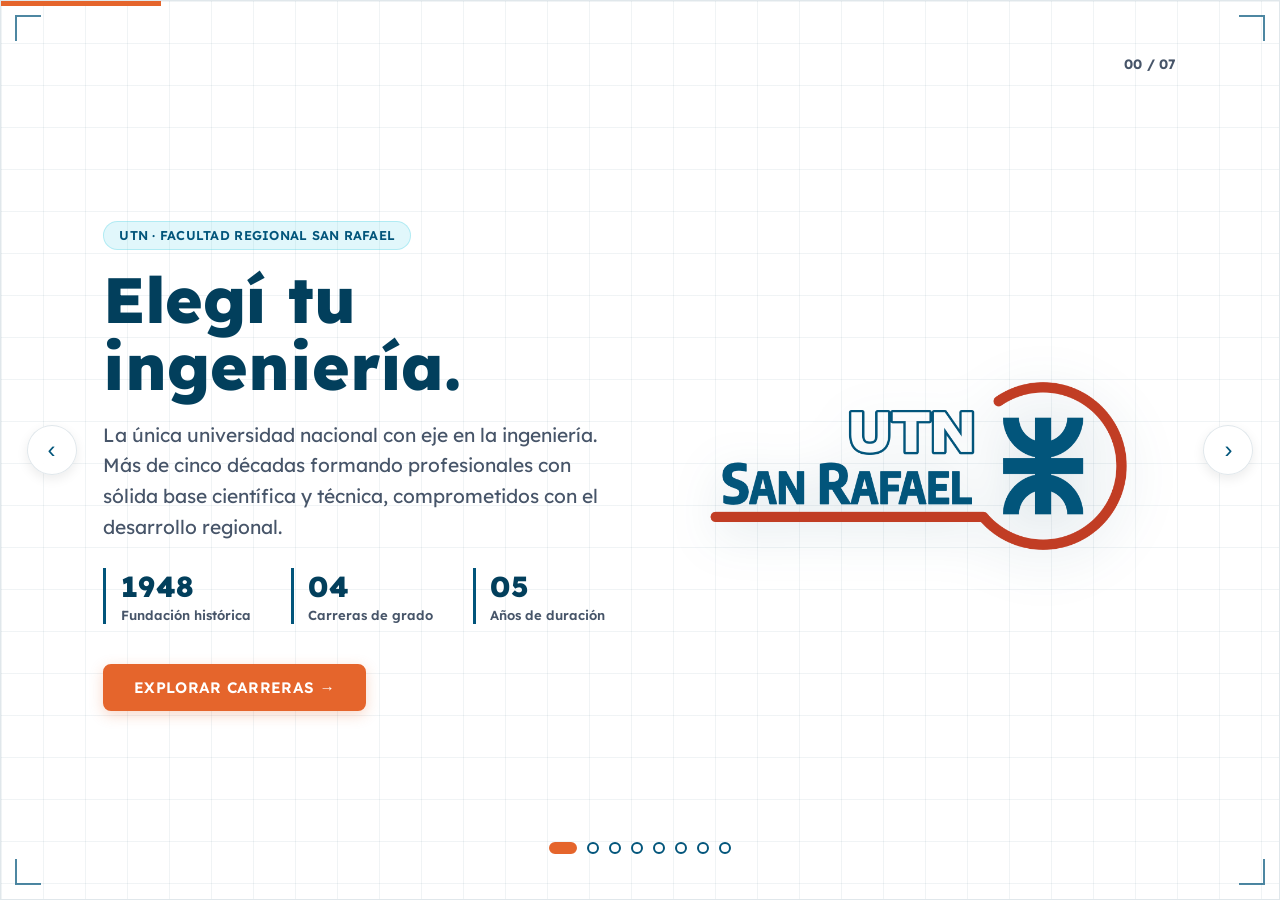
<file: index.html>
<!DOCTYPE html>
<html lang="es">
<head>
<meta charset="UTF-8">
<meta name="viewport" content="width=device-width, initial-scale=1, maximum-scale=1, user-scalable=no, viewport-fit=cover">
<title>UTN San Rafael — Elegí tu ingeniería</title>
<meta name="description" content="Presentación interactiva de las carreras de grado de la UTN Facultad Regional San Rafael. Conocé la oferta académica, duración, planes de estudio y orientación vocacional.">

<!-- Open Graph / Facebook / WhatsApp -->
<meta property="og:type" content="website">
<meta property="og:url" content="https://ignacio-helbas.github.io/PresentacionOfertaEducativa/">
<meta property="og:title" content="UTN San Rafael — Elegí tu ingeniería">
<meta property="og:description" content="Presentación interactiva de las carreras de grado de la UTN Facultad Regional San Rafael. Conocé la oferta académica, duración y planes de estudio.">
<meta property="og:image" content="https://ignacio-helbas.github.io/PresentacionOfertaEducativa/imagenes/og-portada.png">
<meta property="og:image:secure_url" content="https://ignacio-helbas.github.io/PresentacionOfertaEducativa/imagenes/og-portada.png">
<meta property="og:image:type" content="image/png">
<meta property="og:image:width" content="1200">
<meta property="og:image:height" content="630">
<meta property="og:image:alt" content="Portada de UTN San Rafael - Elegí tu ingeniería">

<!-- Twitter / X -->
<meta name="twitter:card" content="summary_large_image">
<meta name="twitter:url" content="https://ignacio-helbas.github.io/PresentacionOfertaEducativa/">
<meta name="twitter:title" content="UTN San Rafael — Elegí tu ingeniería">
<meta name="twitter:description" content="Presentación interactiva de las carreras de grado de la UTN Facultad Regional San Rafael. Conocé la oferta académica, duración y planes de estudio.">
<meta name="twitter:image" content="https://ignacio-helbas.github.io/PresentacionOfertaEducativa/imagenes/og-portada.png">

<!-- Google Fonts: Lexend (UTN FRSR v2.0) -->
<link rel="preconnect" href="https://fonts.googleapis.com">
<link rel="preconnect" href="https://fonts.gstatic.com" crossorigin>
<link href="https://fonts.googleapis.com/css2?family=Lexend:wght@300;400;500;600;700;800&display=swap" rel="stylesheet">

<link rel="stylesheet" href="Animacion.css">
</head>
<body>

<div id="stage">
<div id="deck">
  <div class="bpgrid"></div>
  <div class="corner tl"></div><div class="corner tr"></div><div class="corner bl"></div><div class="corner br"></div>
  <div class="progress" id="progress"></div>

  <!-- Header Oficial con Logo UTN San Rafael: 03-insignia-azul -->
  <div class="deck-header" id="deck-header">
    <img src="imagenes/logos/03-insignia-azul.png" alt="UTN San Rafael" class="insignia-header-img" onclick="go(0)" title="Volver al inicio">
  </div>

  <!-- DIAPOSITIVA 0: Bienvenida e Institución -->
  <div class="slide active" id="s0">
    <div class="slide-content">
      <span class="idx mono">00 / 07</span>
      
      <div class="hero-container">
        <div class="hero-text">
          <span class="tag mono">UTN · FACULTAD REGIONAL SAN RAFAEL</span>
          <h1 class="big">Elegí tu<br>ingeniería.</h1>
          <p class="lead">La única universidad nacional con eje en la ingeniería. Más de cinco décadas formando profesionales con sólida base científica y técnica, comprometidos con el desarrollo regional.</p>
          
          <div class="statrow">
            <div class="stat"><b class="mono">1948</b><span>Fundación histórica</span></div>
            <div class="stat"><b class="mono">04</b><span>Carreras de grado</span></div>
            <div class="stat"><b class="mono">05</b><span>Años de duración</span></div>
          </div>

          <button class="startbtn btn-cta mono btn-block hero-btn" onclick="go(1)">EXPLORAR CARRERAS →</button>
        </div>

        <!-- Logo Oficial UTN FRSR v2.0: 01-principal-color -->
        <div class="hero-visual">
          <img src="imagenes/logos/01-principal-color.png" alt="UTN Facultad Regional San Rafael" class="hero-logo-img">
        </div>
      </div>
    </div>
  </div>

  <!-- DIAPOSITIVA 1: Matriz de Carreras -->
  <div class="slide" id="s1">
    <div class="slide-content" style="width: 100%;">
      <span class="idx mono">01 / 07</span>
      <span class="tag mono">OFERTA ACADÉMICA</span>
      <h1 class="big" style="font-size:clamp(1.5rem,3.4vw,2.2rem)">Seleccioná una especialidad</h1>
      <div id="career-grid" class="career-grid"></div>
    </div>
  </div>

  <!-- DIAPOSITIVA 6: Test de orientación -->
  <div class="slide" id="s6">
    <div class="slide-content" style="width: 100%;">
      <span class="idx mono">06 / 07</span>
      <span class="tag mono">TEST DE ORIENTACIÓN</span>
      <h1 class="big" style="font-size:clamp(1.5rem,3.4vw,2.2rem)">¿No sabés cuál elegir?</h1>
      <div class="quizwrap">
        <div id="quizBox"></div>
        <div id="quizResult"></div>
      </div>
    </div>
  </div>

  <!-- DIAPOSITIVA 7: Contacto e Ingreso -->
  <div class="slide" id="s7">
    <div class="slide-content">
      <span class="idx mono">07 / 07</span>
      <span class="tag mono">CONTACTO E INGRESO</span>
      <h1 class="big" style="font-size:clamp(1.5rem,3.2vw,2.2rem); margin: 0 0 .5rem;">Sumate a la próxima generación de ingenieros.</h1>
      
      <p class="lead" style="margin-bottom: .8rem; font-size: clamp(.9rem,1.15vw,1.05rem); line-height: 1.5; max-width: 660px;">
        Desde el <strong>13 de noviembre al 28 de diciembre</strong> estarán abiertas las inscripciones para cursar el ingreso universitario desde el <strong>18 de enero hasta fines del mes de febrero</strong>.
      </p>

      <!-- Tarjetas Tipo Evento Oficial v2.0 -->
      <div class="evento-cards-grid">
        <div class="card-evento">
          <div class="card-evento-date">
            <span class="date-num">13</span>
            <span class="date-month">NOV</span>
          </div>
          <div class="card-evento-content">
            <span class="card-evento-cat">INSCRIPCIONES</span>
            <h4 class="card-evento-title">Período Abierto</h4>
            <span class="card-evento-sub">Hasta el 28 de Diciembre</span>
          </div>
        </div>

        <div class="card-evento">
          <div class="card-evento-date">
            <span class="date-num">18</span>
            <span class="date-month">ENE</span>
          </div>
          <div class="card-evento-content">
            <span class="card-evento-cat">CURSADO</span>
            <h4 class="card-evento-title">Seminario de Ingreso</h4>
            <span class="card-evento-sub">Hasta fines de Febrero</span>
          </div>
        </div>
      </div>

      <div class="sede-box">
        <span class="mono sede-label">SEDE FACULTAD REGIONAL SAN RAFAEL</span>
        <p class="mono sede-info">
          AV. JUSTO JOSÉ DE URQUIZA 314 · SAN RAFAEL, MENDOZA<br>
          <span>Tel. +54 9 260 442-1078</span> · <span>Consultas e informes: </span><a href="mailto:sec_acad@frsr.utn.edu.ar?subject=Consulta:%20Seminario%20de%20Ingreso%20Universitario%20-%20UTN%20FRSR">sec_acad@frsr.utn.edu.ar</a>
        </p>
        <div class="linklist">
          <a href="https://www.frsr.utn.edu.ar/seminario-universitario" target="_blank" rel="noopener">→ Cómo inscribirse al Seminario Universitario</a>
          <a href="https://www.frsr.utn.edu.ar/" target="_blank" rel="noopener">→ Sitio oficial de la Facultad (FRSR)</a>
          <a href="mailto:sec_acad@frsr.utn.edu.ar?subject=Consulta:%20Seminario%20de%20Ingreso%20Universitario%20-%20UTN%20FRSR">→ Consultas: Cursado de Ingreso Universitario</a>
        </div>
      </div>

      <div>
        <button class="startbtn mono btn-block" onclick="go(0)">← VOLVER AL INICIO</button>
      </div>
    </div>
  </div>

  <!-- Modal Ficha Académica Oficial (Versión 1: Sólida con color institucional) -->
  <div class="modal-backdrop" id="careerModalBackdrop" onclick="if(event.target===this)closeCareerModal()">
    <div class="modal-sheet theme-variant-solid" id="careerModalSheet">
      <div class="modal-top">
        <div class="modal-heading mono" id="modalHeading">FICHA OFICIAL</div>
        <button class="modal-close-btn" onclick="closeCareerModal()" aria-label="Cerrar ventana">
          <svg width="15" height="15" viewBox="0 0 24 24" fill="none" stroke="currentColor" stroke-width="2.4" stroke-linecap="round" stroke-linejoin="round">
            <line x1="18" y1="6" x2="6" y2="18"></line>
            <line x1="6" y1="6" x2="18" y2="18"></line>
          </svg>
        </button>
      </div>
      <div class="modal-tab-bar">
        <button class="mod-tab active mono" id="modalTab0" onclick="switchModalTab(0)">Perfil Profesional</button>
        <button class="mod-tab mono" id="modalTab1" onclick="switchModalTab(1)">Actividades Reservadas</button>
        <button class="mod-tab mono" id="modalTab2" onclick="switchModalTab(2)">Alcances</button>
      </div>
      <div class="modal-scroll-body" id="modalScrollBody"></div>
    </div>
  </div>

  <!-- Controles de Navegación -->
  <button class="arrow" id="prev" onclick="step(-1)">‹</button>
  <button class="arrow" id="next" onclick="step(1)">›</button>
  <div id="nav"></div>
</div>
</div>

<script>
const CAREERS=[
 {id:"sistemas",color:"#ed2f59",name:"Ingeniería en Sistemas de Información",
  tag:"Software, datos y seguridad informática",
  years:"5 años",hours:"4016 hs",
  desc:"Forma profesionales capaces de analizar requerimientos de información y diseñar, desarrollar, implementar y controlar sistemas informáticos al servicio de organizaciones de cualquier rubro.",
  profile:"El profesional en Ingeniería en Sistemas de Información tiene una sólida formación analítica, que le permite la interpretación y resolución de problemas mediante el empleo de metodologías de sistemas y tecnologías de la información y las comunicaciones. Por su preparación, resulta especialmente apto para integrar la información proveniente de distintos campos concurrentes a un proyecto común, afrontando con solvencia el planeamiento, desarrollo, dirección y control de los sistemas de información, comunicación de datos y software.",
  reserved:[
    "AR1: Especificar, proyectar y desarrollar sistemas de información, sistemas de comunicación de datos y software cuya utilización pueda afectar la seguridad, salud, bienes o derechos.",
    "AR2: Proyectar y dirigir lo referido a seguridad informática.",
    "AR3: Establecer métricas y normas de calidad de software.",
    "AR4: Certificar el funcionamiento, condición de uso o estado de lo mencionado anteriormente.",
    "AR5: Dirigir y controlar la implementación, operación y mantenimiento de lo anteriormente mencionado."
  ],
  scopeText:"Listado completo de los Alcances del Título en la pág. 14 de la Ord 1877 CSU.",
  scopeLink:"https://www.frsr.utn.edu.ar/sistemas/#alcances",
  chips:["Seguridad informática","Desarrollo de software","Calidad de sistemas"],
  plan:"https://frsrutneduar-my.sharepoint.com/:b:/g/personal/web_frsr_utn_edu_ar/IQAoP-qR4d-MSY-2PwpPExMqAU0PEO1Xm5k931-MudNQInE?e=33eVlI",
  image:"https://www.frsr.utn.edu.ar/wp-content/uploads/2023/03/03-SistDeco.jpg",
  localImage:"imagenes/03-SistDeco.jpg",
  path:'<rect x="3" y="4" width="18" height="13" rx="1"/><path d="M8 21h8M12 17v4"/>'},
 {id:"civil",color:"#ea5437",name:"Ingeniería Civil",
  tag:"Estructuras, obras y desarrollo urbano",
  years:"5 años y medio",hours:"~4000 hs",
  desc:"Forma profesionales capaces de diseñar, proyectar, calcular y dirigir obras de infraestructura civil, vial e hidráulica, con criterios de calidad y sostenibilidad.",
  profile:"Los Ingenieros y las Ingenieras Civiles de la UTN son profesionales que poseen una visión general del desarrollo del país y la región, cumpliendo un rol preponderante en la planificación integral del territorio y en la resolución de problemas de infraestructura para la producción de bienes y servicios, con criterios de sostenibilidad ambiental, seguridad y calidad.",
  reserved:[
    "AR1: Diseñar, calcular y proyectar estructuras, edificios, obras civiles y puentes, obras hidráulicas, de saneamiento, vías de comunicación y transporte.",
    "AR2: Proyectar, dirigir y controlar la construcción, rehabilitación, demolición y mantenimiento de las obras indicadas en AR1.",
    "AR3: Dirigir y certificar estudios geotécnicos para la fundación de obras civiles indicadas en AR1.",
    "AR4: Proyectar y dirigir lo concerniente a la higiene y seguridad en las actividades mencionadas en AR1.",
    "AR5: Certificar el funcionamiento y/o condición de uso o estado de lo mencionado anteriormente en AR1."
  ],
  scopeText:"Listado completo de los Alcances del Título en la pág. 14 de la Ord 1853 CSU.",
  scopeLink:"https://www.frsr.utn.edu.ar/ingenieria-civil/#alcances",
  chips:["Estructuras","Obras viales","Hidráulica"],
  plan:"https://frsrutneduar-my.sharepoint.com/:b:/g/personal/web_frsr_utn_edu_ar/IQA4Mn1q00krQYCNsZdlv_WoAaQmWapWE_-N_8TSxXfb8dk?e=gDS9Yk",
  image:"https://www.frsr.utn.edu.ar/wp-content/uploads/2023/08/Carreras-Dec-Civ.png",
  localImage:"imagenes/Carreras-Dec-Civ.png",
  path:'<path d="M3 21h18M4 21V10l8-6 8 6v11M9 21v-6h6v6"/>'},
 {id:"electro",color:"#55749a",name:"Ingeniería Electromecánica",
  tag:"Energía, máquinas y automatización",
  years:"5 años",hours:"~4000 hs",
  desc:"Prepara profesionales para diseñar, calcular y mantener máquinas, instalaciones y sistemas eléctricos, mecánicos y de generación de energía.",
  profile:"El Ingeniero y la Ingeniera Electromecánica de la UTN poseen una sólida formación en formulación y evaluación de proyectos, planificación, estudios, cálculo, construcción, operación y control de sistemas eléctricos, mecánicos y termo-fluidodinámicos, así como la gestión del mantenimiento, higiene, seguridad y gestión ambiental.",
  reserved:[
    "AR1: Diseñar, calcular y proyectar máquinas, equipos, dispositivos, instalaciones y sistemas eléctricos y/o mecánicos, sistemas e instalaciones de automatización y control y sistemas de generación, transformación, transporte y distribución de energía eléctrica, mecánica y térmica.",
    "AR2: Proyectar, dirigir y controlar la construcción, operación y mantenimiento de lo anteriormente mencionado.",
    "AR3: Certificar el funcionamiento, condición de uso o estado de lo anteriormente mencionado.",
    "AR4: Proyectar y dirigir lo referido a la higiene y seguridad en su actividad profesional."
  ],
  scopeText:"Listado completo de los Alcances del Título en la pág. 13 de la Ord 1851 CSU.",
  scopeLink:"https://www.frsr.utn.edu.ar/ingenieria-electromecanica/#alcances",
  chips:["Automatización","Energía eléctrica","Mantenimiento"],
  plan:"https://frsrutneduar-my.sharepoint.com/:b:/g/personal/web_frsr_utn_edu_ar/IQDe3_PeKOXOSodCXI_8q090AXrpE_jPvJF8T1yzlxkEilc?e=tUMP7x",
  image:"https://www.frsr.utn.edu.ar/wp-content/uploads/2023/08/Carreras-Dec-Ele.png",
  localImage:"imagenes/Carreras-Dec-Ele.png",
  objectPosition:"center 77%",
  path:'<path d="M13 2 3 14h7l-1 8 10-12h-7l1-8Z"/>'},
 {id:"industrial",color:"#7a8216",name:"Ingeniería Industrial",
  tag:"Gestión de procesos y producción",
  years:"5 años",hours:"~4000 hs",
  desc:"Forma profesionales para gestionar organizaciones y sistemas productivos de forma integral, aplicando mejora continua y nuevas tecnologías.",
  profile:"La carrera de Ingeniería Industrial de la UTN forma profesionales con capacidad para cumplir funciones en el campo de la gestión organizativa y productiva. Sus capacidades científicas, técnicas y profesionales les confieren aptitud para gerenciar organizaciones en forma integral, diseñar, implementar, gestionar, evaluar y mejorar sistemas productivos, aplicando sus competencias en forma sistémica, crítica, creativa y ética en un marco de competitividad y mejora continua.",
  reserved:[
    "AR1: Diseñar, proyectar y planificar operaciones, procesos e instalaciones para la obtención de bienes industrializados.",
    "AR2: Dirigir y/o controlar las operaciones y el mantenimiento de lo anteriormente mencionado.",
    "AR3: Certificar el funcionamiento y/o condición de uso o estado de lo anteriormente mencionado.",
    "AR4: Proyectar y dirigir lo referido a la higiene, seguridad y control del impacto ambiental en lo concerniente a su actividad profesional."
  ],
  scopeText:"Listado completo de los Alcances del Título en la pág. 12 de la Ord 1885 CSU.",
  scopeLink:"https://www.frsr.utn.edu.ar/ingenieria-industrial/#alcances",
  chips:["Producción","Logística","Mejora continua"],
  plan:"https://frsrutneduar-my.sharepoint.com/:b:/g/personal/web_frsr_utn_edu_ar/IQAzqlwRzWwTRpLQ-387n7xQAToQne6_MbGmb79vxZ9rZrI?e=TErCXV",
  image:"https://www.frsr.utn.edu.ar/wp-content/uploads/2023/08/Carreras-Dec-Ind.png",
  localImage:"imagenes/Carreras-Dec-Ind.png",
  objectPosition:"center 60%",
  path:'<rect x="3" y="10" width="4" height="10"/><rect x="10" y="6" width="4" height="14"/><rect x="17" y="3" width="4" height="17"/>'}
];

const deck = document.getElementById("deck");
const gridEl = document.getElementById("career-grid");

CAREERS.forEach((c, i) => {
  // 1. Matriz 2x2
  const card = document.createElement("div");
  card.className = "career-card";
  card.style.borderColor = c.color;
  card.innerHTML = `
    <div class="iconbox" style="background:${c.color}; margin: 0 auto 1rem auto;">
      <svg viewBox="0 0 24 24" fill="none" stroke="#fff" stroke-width="2">${c.path}</svg>
    </div>
    <h3 style="margin:0; font-size:1.1rem; color:var(--ink)">${c.name}</h3>
  `;
  card.onclick = () => go(i + 2);
  gridEl.appendChild(card);

  // 2. Diapositiva Carrera
  const el = document.createElement("div");
  el.className = "slide"; 
  el.id = "career" + i;
  el.innerHTML = `
    <div class="slide-content">
      <span class="idx mono">0${i+2} / 07</span>
      <span class="tag mono" style="color:${c.color}; font-size: 1.1rem; font-weight: bold;">CARRERA 0${i+1} · ${c.years.toUpperCase()}</span>
      <div class="career">
        <div class="left">
          <div class="iconbox" style="background:${c.color}"><svg viewBox="0 0 24 24" fill="none" stroke="#fff" stroke-width="2">${c.path}</svg></div>
          <h1 class="big" style="font-size:clamp(1.5rem,2.6vw,1.9rem)">${c.name}</h1>
          <p class="lead">${c.desc}</p>
          <div class="metrics">
            <div class="metric"><b class="mono" style="color:${c.color}">${c.years}</b><span>Duración</span></div>
          </div>
          <div class="chips">${c.chips.map(x=>`<span class="chip">${x}</span>`).join("")}</div>
          
          <div class="career-btn-group" style="--c:${c.color};">
            <a class="planbtn mono btn-block" href="${c.plan}" target="_blank" rel="noopener">VER PLAN ↗</a>
            <button class="career-info-btn mono btn-block" onclick="openCareerModal('${c.id}')">PERFIL Y ALCANCES</button>
            <button class="startbtn mono btn-block career-back-btn" onclick="go(1)">← VOLVER</button>
          </div>
        </div>
        <div class="rightpanel" style="border-color:${c.color}; box-shadow: 0 4px 15px ${c.color}25;">
          <div class="scanline" style="background:${c.color}"></div>
          ${c.image 
            ? `<img src="${c.image}" alt="${c.name}" class="career-img" style="object-position: ${c.objectPosition || 'center'};" onerror="this.onerror=null; if('${c.localImage}') this.src='${c.localImage}';">`
            : `<svg viewBox="0 0 24 24" fill="none" stroke="${c.color}" stroke-width="1.2" opacity="0.9">${c.path}</svg>`
          }
        </div>
      </div>
    </div>`;
  deck.insertBefore(el, document.getElementById("s6"));
});

const slides=[...document.querySelectorAll(".slide")];
const navEl=document.getElementById("nav");
slides.forEach((s,i)=>{
  const d=document.createElement("button");
  d.className="dot"; d.setAttribute("aria-label","Ir a diapositiva "+(i+1));
  d.addEventListener("click",()=>go(i));
  navEl.appendChild(d);
});
let cur=0;
const hash = window.location.hash.toLowerCase();
if (hash.includes("sistemas") || hash.includes("career0")) cur = 2;
else if (hash.includes("civil") || hash.includes("career1")) cur = 3;
else if (hash.includes("electro") || hash.includes("career2")) cur = 4;
else if (hash.includes("industrial") || hash.includes("career3")) cur = 5;
else if (hash.includes("contacto") || hash.includes("ingreso") || hash.includes("s7")) cur = 7;
function render(){
  slides.forEach((s,i)=>{
    s.classList.toggle("active",i===cur);
    s.classList.toggle("left",i<cur);
    // Vuelve el scroll arriba cuando cambias de diapositiva
    if(i===cur) s.scrollTop = 0; 
  });
  [...navEl.children].forEach((d,i)=>d.classList.toggle("on",i===cur));
  document.getElementById("progress").style.width=((cur+1)/slides.length*100)+"%";
  
  // Insignia azul UTN FRSR v2.0 activa en diapositivas 1 a 7
  const deckHeader = document.getElementById("deck-header");
  if (deckHeader) {
    deckHeader.classList.toggle("visible", cur >= 1);
  }
}
function go(i){cur=Math.max(0,Math.min(slides.length-1,i));render()}
function step(d){go(cur+d)}
document.addEventListener("keydown",e=>{
  if(document.getElementById('careerModalBackdrop')?.classList.contains('active')) return;
  if(e.key==="ArrowRight")step(1);
  if(e.key==="ArrowLeft")step(-1);
});
let touchX=null; let touchY=null;
deck.addEventListener("touchstart",e=>{
  touchX=e.touches[0].clientX;
  touchY=e.touches[0].clientY;
});
deck.addEventListener("touchend",e=>{
  if(touchX===null || touchY===null)return;
  // Si la ficha oficial (modal) está abierta en mobile, no cambiamos de diapositiva
  if(document.getElementById('careerModalBackdrop')?.classList.contains('active')) {
    touchX=null; touchY=null;
    return;
  }
  const dx=e.changedTouches[0].clientX-touchX;
  const dy=e.changedTouches[0].clientY-touchY;
  // Solo cambiamos de diapositiva si el swipe fue más horizontal que vertical (para no entorpecer el scroll de lectura)
  if(Math.abs(dx) > Math.abs(dy) && Math.abs(dx)>50){
    step(dx<0?1:-1);
  }
  touchX=null; touchY=null;
});
render();

// --- Lógica Modal Ficha Oficial ---
let activeModalCareer = null;
let activeModalTabIdx = 0;

function openCareerModal(careerId) {
  activeModalCareer = CAREERS.find(c => c.id === careerId);
  if (!activeModalCareer) return;
  const backdrop = document.getElementById('careerModalBackdrop');
  if (backdrop) {
    backdrop.style.setProperty('--c', activeModalCareer.color);
    backdrop.classList.add('active');
  }
  const heading = document.getElementById('modalHeading');
  if (heading) heading.innerText = `FICHA OFICIAL · ${activeModalCareer.name.toUpperCase()}`;
  activeModalTabIdx = 0;
  renderModalTabBody();
}

function closeCareerModal() {
  const backdrop = document.getElementById('careerModalBackdrop');
  if (backdrop) backdrop.classList.remove('active');
}

function switchModalTab(idx) {
  activeModalTabIdx = idx;
  renderModalTabBody();
}

function renderModalTabBody() {
  if (!activeModalCareer) return;
  [0, 1, 2].forEach(i => {
    const tabEl = document.getElementById('modalTab' + i);
    if (tabEl) tabEl.classList.toggle('active', i === activeModalTabIdx);
  });
  const body = document.getElementById('modalScrollBody');
  if (!body) return;
  
  let innerHtml = '';
  if (activeModalTabIdx === 0) {
    innerHtml = `<p class="modal-profile-text">${activeModalCareer.profile}</p>`;
  } else if (activeModalTabIdx === 1) {
    innerHtml = `
      <ul class="modal-res-list">
        ${activeModalCareer.reserved.map(r => {
          const colon = r.indexOf(':');
          const code = colon !== -1 ? r.slice(0, colon) : '';
          const desc = colon !== -1 ? r.slice(colon + 1).trim() : r;
          return `<li><span class="ar-code mono" style="color:${activeModalCareer.color};">${code}:</span><span class="ar-desc">${desc}</span></li>`;
        }).join('')}
      </ul>
    `;
  } else {
    innerHtml = `
      <p class="modal-profile-text">${activeModalCareer.scopeText}</p>
      ${activeModalCareer.scopeLink ? `<p><a href="${activeModalCareer.scopeLink}" target="_blank" rel="noopener" class="modal-scope-link mono" style="color:${activeModalCareer.color};">Ver ordenanza oficial completa ↗</a></p>` : ''}
    `;
  }
  body.innerHTML = `<div class="tab-pane-animated">${innerHtml}</div>`;
}

document.addEventListener("keydown", e => {
  if (e.key === "Escape") closeCareerModal();
});

const QUESTIONS=[
 {q:"¿Qué te gusta más?",
  opts:[{t:"Programar y resolver problemas lógicos",w:{sistemas:2}},
        {t:"Construir y diseñar espacios y estructuras",w:{civil:2}},
        {t:"Entender cómo funcionan máquinas y motores",w:{electro:2}},
        {t:"Organizar procesos y mejorar cómo se hacen las cosas",w:{industrial:2}}]},
 {q:"En un proyecto grupal, ¿qué rol tomás?",
  opts:[{t:"El que arma el plan y coordina tiempos",w:{industrial:1}},
        {t:"El que resuelve los problemas técnicos",w:{electro:1,sistemas:1}},
        {t:"El que dibuja o planifica el diseño",w:{civil:1}},
        {t:"El que programa o automatiza tareas",w:{sistemas:1}}]},
 {q:"¿Qué materia del secundario disfrutás más?",
  opts:[{t:"Matemática y computación",w:{sistemas:1}},
        {t:"Física y dibujo técnico",w:{civil:1}},
        {t:"Física y tecnología",w:{electro:1}},
        {t:"Economía y organización",w:{industrial:1}}]}
];
let answers=[]; let qIndex=0;
const quizBox=document.getElementById("quizBox");
function renderQuestion(){
  if(qIndex>=QUESTIONS.length){showResult();return}
  const q=QUESTIONS[qIndex];
  quizBox.innerHTML=`<p class="mono" style="font-size:.8rem;color:var(--azul)">PREGUNTA 0${qIndex+1}/03</p><p style="font-size:1rem">${q.q}</p>`+
    q.opts.map((o,i)=>`<button class="opt" data-i="${i}">${o.t}</button>`).join("");
  quizBox.querySelectorAll(".opt").forEach(btn=>{
    btn.addEventListener("click",()=>{
      answers.push(q.opts[btn.dataset.i].w);
      qIndex++;
      renderQuestion();
    });
  });
}
function showResult(){
  const totals={sistemas:0,civil:0,electro:0,industrial:0};
  answers.forEach(w=>{for(const k in w)totals[k]+=w[k]});
  let best="sistemas",max=-1;
  for(const k in totals){if(totals[k]>max){max=totals[k];best=k}}
  const c=CAREERS.find(x=>x.id===best);
  quizBox.innerHTML=`<button class="opt" onclick="restartQuiz()">↺ Volver a intentar</button>`;
  const res=document.getElementById("quizResult");
  res.style.display="block";
  res.style.borderColor=c.color;
  res.innerHTML=`<span class="mono" style="font-size:.7rem;color:${c.color}">RESULTADO</span><br><b>${c.name}</b><br><span style="color:var(--dim);font-size:.85rem">${c.tag}</span>`;
}
function restartQuiz(){answers=[];qIndex=0;document.getElementById("quizResult").style.display="none";renderQuestion()}
renderQuestion();
</script>
</body>
</html>
</file>
<file: Animacion.css>
/* ==========================================================================
   UTN SAN RAFAEL - MUESTRA EDUCATIVA (Adaptado 9:16 Móvil)
   ========================================================================== */

:root {
  /* Tokens Oficiales Sistema de Diseño UTN FRSR v2.0 */
  --azul-frsr: #02557B;
  --azul-prof: #023F5C;
  --celeste: #5BD3E6;
  --celeste-claro: #92D6E7;
  --ambar: #FABC41;
  --naranja: #E5652C;
  --rojo: #C13D24;

  /* Colores Disciplinarios de Carreras (100% PRESERVADOS) */
  --civil: #ea5437; 
  --electro: #55749a; 
  --industrial: #7a8216; 
  --sistemas: #ed2f59; 

  /* Tokens Semánticos de Superficie y Texto */
  --ink: #023F5C;
  --dim: #475569;
  --line: rgba(2, 63, 92, 0.12);
  --bg0: #F8FAFC;
  --bg1: #FFFFFF;
  --azul: var(--azul-frsr);

  /* Tipografía Oficial */
  --font-main: 'Lexend', Arial, Helvetica, sans-serif;
}

* { box-sizing: border-box; }
html, body { height: 100%; }

body {
  margin: 0; padding: 0;
  background: var(--bg0);
  color: var(--ink);
  font-family: var(--font-main);
  overflow: hidden; 
}

#stage {
  position: fixed; inset: 0;
  display: flex; align-items: center; justify-content: center;
  background: radial-gradient(circle at 20% 10%, #ffffff 0%, var(--bg0) 80%);
}

#deck {
  position: relative;
  width: 100%; height: 100%;
  max-height: 100vh;
  max-width: 1400px;
  aspect-ratio: 16/9; /* Para PC se mantiene rectangular */
  background: var(--bg1);
  border: 1px solid var(--line);
  overflow: hidden;
  box-shadow: 0 20px 50px rgba(0,0,0,0.1); 
}

.bpgrid {
  position: absolute; inset: 0; pointer-events: none;
  background-image: linear-gradient(var(--line) 1px, transparent 1px), linear-gradient(90deg, var(--line) 1px, transparent 1px);
  background-size: 42px 42px; opacity: .5;
}

.corner { position: absolute; width: 26px; height: 26px; border: 2px solid var(--azul); opacity: .7; pointer-events: none; }
.corner.tl { top: 14px; left: 14px; border-right: none; border-bottom: none; }
.corner.tr { top: 14px; right: 14px; border-left: none; border-bottom: none; }
.corner.bl { bottom: 14px; left: 14px; border-right: none; border-top: none; }
.corner.br { bottom: 14px; right: 14px; border-left: none; border-top: none; }

/* Envoltorio principal de cada diapositiva */
.slide {
  position: absolute; inset: 0;
  display: flex; flex-direction: column; justify-content: center;
  padding: 6% 8%;
  opacity: 0; transform: translateX(40px);
  transition: opacity .5s ease, transform .5s ease;
  pointer-events: none;
  overflow-y: auto; /* Fundamental para celulares */
  overflow-x: hidden;
}

/* Ocultar barra de scroll para estética app */
.slide::-webkit-scrollbar { width: 0px; background: transparent; }

.slide.active { opacity: 1; transform: translateX(0); pointer-events: auto; }
.slide.left { transform: translateX(-40px); }

/* Contenedor interno para centrar el contenido y respetar márgenes del scroll */
.slide-content {
  width: 100%;
  margin: auto 0;
  display: flex; flex-direction: column;
}

#s0 .slide-content { align-items: flex-start; }
#s1 .slide-content { align-items: center; text-align: center; }

/* Tipografía general */
.mono { font-family: var(--font-main); letter-spacing: .02em; font-weight: 600; }
h1.big { font-family: var(--font-main); color: var(--azul-prof); font-size: clamp(2.2rem, 5vw, 4rem); margin: 0 0 .6rem; font-weight: 800; line-height: 1.05; }
p.lead { font-family: var(--font-main); color: var(--dim); max-width: 600px; line-height: 1.6; font-size: clamp(1.05rem, 1.5vw, 1.25rem); }

/* Badges Pill Oficiales v2.0 */
.tag {
  display: inline-flex;
  align-items: center;
  gap: 8px;
  font-size: .8rem;
  color: var(--azul-frsr);
  background: rgba(91, 211, 230, 0.18);
  padding: .35rem .95rem;
  border-radius: 9999px;
  margin-bottom: 1rem;
  font-weight: 600;
  border: 1px solid rgba(91, 211, 230, 0.35);
  font-family: var(--font-main);
}
.tag::before { display: none; }

.idx { position: absolute; top: 6%; right: 8%; font-size: .85rem; color: var(--dim); font-weight: 700; font-family: var(--font-main); }

/* Header Oficial con 03-insignia-azul en Diapositivas 1 a 7 */
.deck-header {
  position: absolute;
  top: 22px;
  left: 36px;
  z-index: 15;
  display: flex;
  align-items: center;
  opacity: 0;
  pointer-events: none;
  transform: translateY(-6px);
  transition: opacity .35s ease, transform .35s ease;
}
.deck-header.visible {
  opacity: 1;
  pointer-events: auto;
  transform: translateY(0);
}
.insignia-header-img {
  height: 38px;
  width: auto;
  object-fit: contain;
  cursor: pointer;
  filter: drop-shadow(0 2px 6px rgba(2, 63, 92, 0.22));
  transition: transform .2s ease;
}
.insignia-header-img:hover {
  transform: scale(1.03);
}

/* Portada y Logo UTN */
.hero-container { display: flex; align-items: center; justify-content: space-between; width: 100%; gap: 3rem; margin-top: 2rem; }
.hero-text { flex: 1; max-width: 650px; }
.hero-visual { flex: 1; display: flex; justify-content: center; align-items: center; min-height: 250px; }

.hero-logo-img {
  width: 100%;
  max-width: 440px;
  height: auto;
  object-fit: contain;
  filter: drop-shadow(0 10px 25px rgba(2, 63, 92, 0.16));
  animation: logoFadeIn 0.7s ease-out;
}
@keyframes logoFadeIn {
  from { opacity: 0; transform: translateY(8px) scale(0.97); }
  to { opacity: 1; transform: translateY(0) scale(1); }
}

/* Grilla de Carreras 2x2 */
.career-grid { display: grid; grid-template-columns: 1fr 1fr; gap: 1.5rem; margin-top: 2rem; margin-left: auto; margin-right: auto; max-width: 800px; width: 100%; }
.career-card { background: var(--bg1); border: 2px solid; border-radius: 16px; padding: 2.2rem 1.5rem; text-align: center; cursor: pointer; transition: all 0.3s cubic-bezier(0.25, 0.8, 0.25, 1); box-shadow: 0 4px 12px var(--line); display: flex; flex-direction: column; justify-content: center; }
.career-card h3 { font-size: 1.25rem !important; margin-top: 10px !important; font-family: var(--font-main); font-weight: 700; color: var(--azul-prof); }
.career-card:hover { transform: translateY(-8px) scale(1.02); box-shadow: 0 15px 30px rgba(0,0,0,0.12); }

/* Detalles de Carreras */
.career { display: grid; grid-template-columns: 1fr 1fr; gap: 2rem; align-items: center; height: 100%; }
.career .left { padding-right: 1rem; }
.iconbox { width: 72px; height: 72px; display: flex; align-items: center; justify-content: center; margin-bottom: 1rem; clip-path: polygon(15% 0, 100% 0, 100% 85%, 85% 100%, 0 100%, 0 15%); }
.iconbox svg { width: 36px; height: 36px; }
.chips { display: flex; gap: .6rem; flex-wrap: wrap; margin-top: 1rem; }
.chip { font-size: .82rem; border: 1px solid var(--line); color: var(--dim); padding: .35rem .85rem; border-radius: 9999px; background: var(--bg0); font-weight: 500; font-family: var(--font-main); }

.metrics { display: flex; gap: 1.8rem; margin-top: 1.2rem; }
.metric b { display: block; font-size: 1.5rem; font-family: var(--font-main); font-weight: 700; }
.metric span { font-size: .82rem; color: var(--dim); font-weight: 600; font-family: var(--font-main); }
.statrow { display: flex; gap: 2.5rem; margin-top: 1.6rem; flex-wrap: wrap; }
.stat { border-left: 3px solid var(--azul-frsr); padding-left: .9rem; }
.stat b { display: block; font-size: 1.8rem; color: var(--azul-prof); font-family: var(--font-main); font-weight: 800; }
.stat span { font-size: .82rem; color: var(--dim); font-weight: 600; font-family: var(--font-main); }

.rightpanel { position: relative; width: 100%; height: 387px; max-height: min(387px, 60vh); display: flex; align-items: center; justify-content: center; background: var(--bg0); overflow: hidden; border-radius: 8px; border: 2px solid var(--line); }
.rightpanel::after { content: ""; position: absolute; inset: 0; border: 2px solid inherit; border-color: inherit; border-radius: inherit; pointer-events: none; z-index: 5; }
.rightpanel svg { width: 55%; height: 55%; opacity: .9; position: relative; z-index: 1; }
.rightpanel img, .career-img { width: 100%; height: 100%; object-fit: cover; object-position: center; display: block; position: relative; z-index: 1; }
.scanline { position: absolute; left: 0; right: 0; height: 2px; opacity: .5; animation: scan 3.5s linear infinite; z-index: 3; pointer-events: none; }
@keyframes scan { 0% { top: 4%; } 100% { top: 94%; } }

/* Botones */
.startbtn, .planbtn {
  display: inline-block; padding: .75rem 1.8rem; font-size: .95rem; font-weight: 600;
  border-radius: 8px; cursor: pointer; transition: all 0.2s ease; text-decoration: none; text-align: center;
  font-family: var(--font-main);
}
.startbtn {
  margin-top: 1.6rem;
  border: 2px solid var(--azul-frsr);
  color: var(--azul-frsr);
  background: transparent;
  letter-spacing: .02em;
}
.startbtn:hover { background: rgba(2, 85, 123, 0.08); color: var(--azul-prof); }
.hero-btn, .btn-cta {
  margin-top: 2.5rem;
  background: var(--naranja) !important;
  border: 2px solid var(--naranja) !important;
  color: #FFFFFF !important;
  box-shadow: 0 4px 14px rgba(229, 101, 44, 0.25);
}
.hero-btn:hover, .btn-cta:hover {
  filter: brightness(1.08);
  transform: translateY(-2px);
}
.planbtn { margin-top: 1.3rem; color: #ffffff; }
.planbtn:hover { filter: brightness(1.1); }

/* Grupo de botones en diapositivas de carrera */
.career-btn-group {
  display: inline-flex;
  align-items: center;
  gap: 12px;
  margin-top: 1.8rem;
  flex-wrap: wrap;
}
.career-btn-group .planbtn,
.career-btn-group .career-info-btn {
  margin: 0 !important;
  display: inline-flex;
  align-items: center;
  justify-content: center;
  padding: .72rem 1.6rem;
  font-size: .92rem;
  line-height: 1.2;
  box-sizing: border-box;
  border: 2px solid var(--c);
  background: var(--c);
  color: #ffffff !important;
  border-radius: 8px;
  transition: transform 0.22s cubic-bezier(0.25, 0.8, 0.25, 1), box-shadow 0.22s ease, filter 0.22s ease;
  user-select: none;
  cursor: pointer;
  font-family: var(--font-main);
  font-weight: 700;
  letter-spacing: .02em;
}
.career-btn-group .planbtn:hover,
.career-btn-group .career-info-btn:hover {
  transform: scale(1.04);
  filter: brightness(1.1);
  box-shadow: 0 8px 22px rgba(0, 0, 0, 0.18);
}
.career-btn-group .planbtn:active,
.career-btn-group .career-info-btn:active {
  transform: scale(0.98);
}

.career-btn-group .career-back-btn {
  margin: 0 !important;
  display: inline-flex;
  align-items: center;
  justify-content: center;
  padding: .72rem 1.6rem;
  font-size: .92rem;
  line-height: 1.2;
  box-sizing: border-box;
  border: 2px solid var(--c) !important;
  color: var(--c) !important;
  background: transparent !important;
  border-radius: 8px;
  transition: transform 0.22s cubic-bezier(0.25, 0.8, 0.25, 1), box-shadow 0.22s ease, background 0.22s ease, color 0.22s ease;
  cursor: pointer;
  user-select: none;
  font-family: var(--font-main);
  font-weight: 700;
  letter-spacing: .02em;
}
.career-btn-group .career-back-btn:hover {
  background: var(--c) !important;
  color: #ffffff !important;
  transform: scale(1.04);
  box-shadow: 0 8px 22px rgba(0, 0, 0, 0.18);
}
.career-btn-group .career-back-btn:active {
  transform: scale(0.98);
}

/* Modal Ficha Académica Oficial (Versión 1: Sólida con relieve institucional) */
.modal-backdrop {
  position: absolute;
  inset: 0;
  background: rgba(2, 63, 92, 0.45);
  backdrop-filter: blur(8px);
  -webkit-backdrop-filter: blur(8px);
  display: none;
  align-items: center;
  justify-content: center;
  padding: 24px;
  z-index: 50;
  animation: modalFadeIn .2s ease-out;
}
.modal-backdrop.active {
  display: flex;
}
@keyframes modalFadeIn {
  from { opacity: 0; }
  to { opacity: 1; }
}

.modal-sheet {
  background: #FFFFFF;
  width: 100%;
  max-width: 660px;
  max-height: 85%;
  border-radius: 16px;
  box-shadow: 0 25px 60px rgba(0, 0, 0, 0.35);
  border: 1px solid var(--line);
  display: flex;
  flex-direction: column;
  overflow: hidden;
  animation: modalPopUp .25s cubic-bezier(0.16, 1, 0.3, 1);
}
@keyframes modalPopUp {
  from { transform: translateY(20px) scale(0.97); opacity: 0; }
  to { transform: translateY(0) scale(1); opacity: 1; }
}

.modal-top {
  padding: 16px 20px;
  background: var(--bg0);
  border-bottom: 1px solid var(--line);
  display: flex;
  justify-content: space-between;
  align-items: center;
}
.modal-heading {
  font-size: .88rem;
  font-weight: 700;
  color: var(--azul-prof);
  letter-spacing: .03em;
}
.modal-close-btn {
  background: #f1f5f9;
  border: none;
  color: var(--dim);
  cursor: pointer;
  line-height: 1;
  width: 32px;
  height: 32px;
  border-radius: 50%;
  display: flex;
  align-items: center;
  justify-content: center;
  transition: all .2s ease;
}
.modal-close-btn:hover {
  background: #e2e8f0;
  color: var(--azul-prof);
}

.modal-tab-bar {
  display: flex;
  background: var(--bg0);
  border-bottom: 2px solid var(--line);
  padding: 10px 18px 0 18px;
  gap: 8px;
  position: relative;
}
.mod-tab {
  flex: 1;
  padding: 10px 14px 11px 14px;
  font-size: .75rem;
  font-weight: 700;
  border: 2px solid transparent;
  border-bottom: none;
  background: rgba(2, 63, 92, 0.04);
  color: var(--dim);
  cursor: pointer;
  border-radius: 10px 10px 0 0;
  text-transform: uppercase;
  font-family: var(--font-main);
  transition: all 0.22s cubic-bezier(0.2, 0.8, 0.25, 1);
  user-select: none;
  text-align: center;
  position: relative;
  top: 2px;
}
.mod-tab:hover:not(.active) {
  color: var(--azul-prof);
  background: rgba(2, 63, 92, 0.08);
}
.mod-tab.active {
  background: var(--c) !important;
  color: #FFFFFF !important;
  border-color: var(--c) !important;
  box-shadow: 0 4px 14px rgba(0, 0, 0, 0.18);
  transform: translateY(-2px);
  z-index: 2;
}

.modal-scroll-body {
  padding: 22px 24px;
  overflow-y: auto;
  font-size: .88rem;
  line-height: 1.6;
  color: var(--ink);
  background: #FFFFFF;
  scrollbar-width: thin;
  scrollbar-color: rgba(2, 85, 123, 0.3) transparent;
}
.modal-scroll-body::-webkit-scrollbar {
  width: 5px;
}
.modal-scroll-body::-webkit-scrollbar-thumb {
  background: rgba(2, 85, 123, 0.25);
  border-radius: 4px;
}

.modal-profile-text {
  margin: 0;
  font-size: .9rem;
  line-height: 1.65;
  color: var(--ink);
}
.modal-res-list {
  list-style: none;
  padding: 0;
  margin: 0;
  display: flex;
  flex-direction: column;
  gap: 12px;
}
.modal-res-list li {
  display: flex;
  align-items: baseline;
  gap: 10px;
  font-size: .86rem;
  line-height: 1.5;
}
.modal-res-list .ar-code {
  font-weight: 700;
  font-size: .78rem;
  flex-shrink: 0;
  letter-spacing: .03em;
}
.modal-res-list .ar-desc {
  flex: 1;
  color: var(--ink);
}
.modal-scope-link {
  display: inline-block;
  margin-top: .6rem;
  font-size: .86rem;
  font-weight: 700;
  text-decoration: none;
}
.modal-scope-link:hover {
  text-decoration: underline;
}

.tab-pane-animated {
  animation: tabCardSlideIn 0.26s cubic-bezier(0.16, 1, 0.3, 1) forwards;
}
@keyframes tabCardSlideIn {
  0% {
    opacity: 0;
    transform: translateY(8px) scale(0.99);
  }
  100% {
    opacity: 1;
    transform: translateY(0) scale(1);
  }
}

.linklist a { color: var(--azul-frsr); text-decoration: none; display: block; margin: .6rem 0; font-size: .95rem; font-weight: 600; transition: color 0.2s ease; }
.linklist a:hover { color: var(--naranja); text-decoration: underline; }

/* Estilos Diapositiva 7 (Sede e Ingreso) */
.sede-box {
  margin-top: 1.4rem;
  padding-top: 1.2rem;
  border-top: 1px solid var(--line);
  max-width: 720px;
}
.sede-label {
  display: block;
  font-size: .78rem;
  font-weight: 700;
  color: var(--dim);
  letter-spacing: .08em;
  margin-bottom: .35rem;
}
.sede-info {
  font-size: .88rem;
  margin: 0 0 .8rem;
  color: var(--ink);
  line-height: 1.45;
}
.sede-info span {
  color: var(--dim);
}
.sede-info a {
  color: var(--azul-frsr);
  text-decoration: none;
  font-weight: 700;
  transition: color .2s ease;
}
.sede-info a:hover {
  color: var(--naranja);
  text-decoration: underline;
}
#s7 .linklist {
  display: flex;
  flex-wrap: wrap;
  gap: 1.5rem;
  margin-top: 0;
}
#s7 .linklist a {
  margin: 0;
  font-size: .95rem;
}

/* Tarjeta Tipo Evento v2.0 (Diapositiva 7) */
.evento-cards-grid {
  display: grid;
  grid-template-columns: repeat(auto-fit, minmax(260px, 1fr));
  gap: 1.2rem;
  margin: 1.2rem 0;
  max-width: 680px;
}
.card-evento {
  display: flex;
  align-items: stretch;
  background: #FFFFFF;
  border-radius: 12px;
  border: 1px solid var(--line);
  overflow: hidden;
  box-shadow: 0 4px 14px rgba(2, 63, 92, 0.06);
  transition: transform 0.2s ease, box-shadow 0.2s ease;
}
.card-evento:hover {
  transform: translateY(-2px);
  box-shadow: 0 8px 20px rgba(2, 63, 92, 0.12);
}
.card-evento-date {
  background-color: var(--azul-prof);
  color: #FFFFFF;
  padding: .9rem 1.2rem;
  display: flex;
  flex-direction: column;
  align-items: center;
  justify-content: center;
  min-width: 82px;
  text-align: center;
}
.card-evento-date .date-num {
  font-size: 1.5rem;
  font-weight: 800;
  line-height: 1;
}
.card-evento-date .date-month {
  font-size: .75rem;
  font-weight: 700;
  letter-spacing: .08em;
  margin-top: .2rem;
}
.card-evento-content {
  padding: .85rem 1.2rem;
  display: flex;
  flex-direction: column;
  justify-content: center;
  text-align: left;
}
.card-evento-cat {
  font-size: .68rem;
  font-weight: 800;
  color: var(--naranja);
  letter-spacing: .06em;
}
.card-evento-cat.cat-azul {
  color: var(--azul-frsr);
}
.card-evento-title {
  font-size: .88rem;
  font-weight: 700;
  color: var(--azul-prof);
  margin: .15rem 0;
}
.card-evento-sub {
  font-size: .75rem;
  color: var(--dim);
}

.ig-link { display: inline-flex; align-items: center; gap: .65rem; text-decoration: none; margin: .6rem 0; transition: opacity .2s ease; }
.ig-link:hover { opacity: .85; }
.ig-circle { width: 28px; height: 28px; border-radius: 50%; background: linear-gradient(45deg, #f09433, #e6683c, #dc2743, #cc2366, #bc1888); display: flex; align-items: center; justify-content: center; color: #ffffff; flex-shrink: 0; box-shadow: 0 2px 5px rgba(0,0,0,0.15); }
.ig-user { font-size: .95rem; font-weight: bold; color: var(--azul-frsr); text-decoration: none; }
.ig-link:hover .ig-user { text-decoration: underline; }

/* Quiz */
.quizwrap { max-width: 640px; margin-bottom: 2rem; }
#quizBox p:not(.mono) { font-size: 1.25rem !important; font-weight: 700; color: var(--azul-prof); margin-bottom: 1rem; }
.opt { display: block; width: 100%; text-align: left; background: var(--bg1); border: 2px solid var(--line); color: var(--ink); padding: 1rem 1.2rem; margin: .6rem 0; font-size: .95rem; cursor: pointer; border-radius: 8px; font-weight: 500; font-family: var(--font-main); transition: all .2s ease; }
.opt:hover { border-color: var(--azul-frsr); color: var(--azul-frsr); background: var(--bg0); transform: translateX(3px); }
#quizResult { margin-top: 1rem; padding: 1.5rem; border-left: 4px solid var(--azul-frsr); display: none; background: var(--bg0); border-radius: 0 8px 8px 0; }

/* Navegación Base */
#nav { position: absolute; bottom: 5%; left: 50%; transform: translateX(-50%); display: flex; gap: 10px; z-index: 5; }
.dot { width: 12px; height: 12px; border: 2px solid var(--azul-frsr); background: transparent; cursor: pointer; padding: 0; border-radius: 50%; transition: all .25s ease; }
.dot.on { background: var(--naranja); border-color: var(--naranja); width: 28px; border-radius: 9999px; }
.arrow { position: absolute; top: 50%; transform: translateY(-50%); width: 50px; height: 50px; border: 1px solid var(--line); background: rgba(255, 255, 255, 0.95); color: var(--azul-frsr); cursor: pointer; font-size: 1.5rem; z-index: 5; border-radius: 50%; box-shadow: 0 4px 12px rgba(0,0,0,0.08); display: flex; align-items: center; justify-content: center; transition: all .2s ease; }
.arrow:hover { border-color: var(--azul-frsr); color: #ffffff; background: var(--azul-frsr); transform: translateY(-50%) scale(1.06); }
#prev { left: 2%; }
#next { right: 2%; }
.progress { position: absolute; top: 0; left: 0; height: 5px; background: var(--naranja); transition: width .4s cubic-bezier(0.25, 0.8, 0.25, 1); z-index: 5; }

/* --------------------------------------------------------------------------
   RESPONSIVE DESIGN: MODO FOLLETO VERTICAL 9:16 (Móviles & Zoom Adaptativo)
   -------------------------------------------------------------------------- */
@media (max-width: 900px) {
  /* Al romper los 900px, el contenedor pasa a ser la pantalla entera */
  #deck {
    aspect-ratio: auto;
    height: 100vh;
    height: 100dvh; /* Ocupa dinámicamente el alto real del teléfono descontando barras */
    max-height: 100dvh;
    border: none;
    border-radius: 0;
  }
  
  .deck-header {
    top: max(14px, calc(env(safe-area-inset-top) + 6px));
    left: max(16px, calc(env(safe-area-inset-left) + 8px));
  }
  .insignia-header-img {
    height: 28px;
  }

  .idx {
    top: max(16px, calc(env(safe-area-inset-top) + 8px));
    right: max(16px, calc(env(safe-area-inset-right) + 8px));
    font-size: .8rem;
  }

  .slide { 
    justify-content: flex-start; /* Evita que el inicio del contenido quede recortado arriba si hay zoom */
    padding-top: max(20px, calc(env(safe-area-inset-top) + 24px));
    padding-left: max(18px, env(safe-area-inset-left));
    padding-right: max(18px, env(safe-area-inset-right));
    padding-bottom: calc(96px + env(safe-area-inset-bottom)); /* Espacio libre garantizado para la barra de navegación */
    -webkit-overflow-scrolling: touch;
    overscroll-behavior-y: contain;
    touch-action: pan-y;
  }

  .slide-content {
    margin: auto 0; /* Si entra completo, se centra verticalmente; si desborda, fluye de arriba hacia abajo */
    width: 100%;
    min-height: min-content;
  }

  /* Unificar a 1 columna en cualquier pantalla vertical */
  .career {
    grid-template-columns: 1fr;
    gap: 0.8rem;
    width: 100%;
  }
  .career .left {
    padding-right: 0 !important;
    padding-left: 0 !important;
    width: 100%;
    box-sizing: border-box;
  }
  .rightpanel {
    display: none;
  }

  /* Diapositiva 0 (Inicio) perfectamente encuadrada */
  .hero-container { flex-direction: column-reverse; text-align: center; gap: 0.8rem; margin-top: 0; }
  .hero-visual { display: flex; max-width: min(220px, 48vw); min-height: auto; margin: 0 auto; }
  .statrow { justify-content: center; gap: 1.1rem; margin: .8rem 0; }
  #s0 .slide-content { align-items: center; width: 100%; }
  #s0 h1.big { font-size: clamp(1.6rem, 6.2vw, 2.3rem); margin-bottom: .4rem; line-height: 1.12; }
  #s0 p.lead { font-size: clamp(.84rem, 3.6vw, .95rem); line-height: 1.45; margin-bottom: .5rem; max-width: 95%; }
  #s0 .stat b { font-size: clamp(1.15rem, 4.5vw, 1.35rem); }
  #s0 .stat span { font-size: clamp(.68rem, 2.8vw, .75rem); }
  .hero-btn { margin-top: 1rem !important; }

  /* Asegurar alineación a la izquierda en diapositiva de contacto e ingreso */
  #s7 .statrow { justify-content: flex-start !important; text-align: left !important; }
  #s7 .stat { text-align: left !important; }

  /* Adaptación de la navegación para que no tape el texto ni colisione con el gesto de inicio */
  .arrow {
    top: auto;
    bottom: max(16px, calc(env(safe-area-inset-bottom) + 8px));
    transform: none;
    width: 44px; height: 44px;
    font-size: 1.25rem;
    box-shadow: 0 4px 16px rgba(2, 63, 92, 0.16);
  }
  #prev { left: max(12px, calc(env(safe-area-inset-left) + 8px)); }
  #next { right: max(12px, calc(env(safe-area-inset-right) + 8px)); }
  #nav {
    bottom: max(26px, calc(env(safe-area-inset-bottom) + 18px));
    gap: 8px;
  }
  .dot {
    width: 10px; height: 10px;
  }
  .dot.on {
    width: 24px;
  }
}

@media (max-width: 640px) {
  /* Diapositivas de Carreras: Centrado perfecto y márgenes 100% simétricos en móvil */
  .slide[id^="career"] .slide-content {
    align-items: center !important;
    text-align: center !important;
    width: 100% !important;
  }
  .slide[id^="career"] .tag {
    align-self: center !important;
    margin-left: auto !important;
    margin-right: auto !important;
  }
  .career {
    grid-template-columns: 1fr !important;
    gap: 0.8rem;
    width: 100% !important;
  }
  .career .left {
    padding-right: 0 !important;
    padding-left: 0 !important;
    margin: 0 !important;
    width: 100% !important;
    display: flex !important;
    flex-direction: column !important;
    align-items: center !important;
    text-align: center !important;
    box-sizing: border-box !important;
  }
  .rightpanel { display: none !important; }
  
  .career-grid { grid-template-columns: 1fr; gap: 0.8rem; margin-bottom: 1.5rem; }
  
  .career-card { 
    padding: 1rem 1.1rem; flex-direction: row; align-items: center; justify-content: flex-start; gap: 0.85rem; text-align: left; 
  }
  .career-card .iconbox { margin: 0 !important; width: 50px; height: 50px; border-radius: 12px; }
  .career-card h3 { margin-top: 0 !important; font-size: 1.05rem; }
  .career-card p { font-size: .82rem; line-height: 1.35; }

  /* Tipografía y métricas fluidas por carrera perfectamente centradas */
  .career h1.big {
    font-size: clamp(1.35rem, 5.2vw, 1.8rem);
    line-height: 1.15;
    margin-bottom: .3rem;
    text-align: center !important;
    width: 100% !important;
  }
  .career p.lead {
    font-size: clamp(.84rem, 3.6vw, .98rem);
    line-height: 1.42;
    margin-bottom: .6rem;
    text-align: center !important;
    margin-left: auto !important;
    margin-right: auto !important;
    max-width: 95% !important;
  }
  .career .tag {
    font-size: clamp(.75rem, 3.2vw, .9rem);
    padding: .3rem .8rem;
    margin-bottom: .6rem;
    align-self: center !important;
  }
  .career .iconbox {
    width: 48px;
    height: 48px;
    border-radius: 12px;
    margin: 0 auto .6rem auto !important;
  }
  .career .metrics {
    margin: .4rem 0 .6rem 0;
    gap: 1rem;
    justify-content: center !important;
    width: 100% !important;
    text-align: center !important;
  }
  .career .metric b { font-size: clamp(1.1rem, 4.8vw, 1.35rem); }
  .career .metric span { font-size: .75rem; }
  .chips {
    gap: 6px;
    margin-bottom: .8rem;
    justify-content: center !important;
    width: 100% !important;
  }
  .chip { font-size: .75rem; padding: 4px 10px; }

  /* En móviles compactos, encuadre de Diapositiva 7 */
  #s7 h1.big { font-size: clamp(1.35rem, 5.2vw, 1.75rem); margin-bottom: .3rem; }
  #s7 p.lead { font-size: clamp(.82rem, 3.5vw, .92rem); line-height: 1.4; margin-bottom: .5rem; }
  #s7 .statrow { justify-content: flex-start !important; text-align: left !important; gap: .6rem; margin: .5rem 0; flex-direction: column; }
  #s7 .stat { text-align: left !important; }
  #s7 .stat b { font-size: 1rem; }
  #s7 .stat span { font-size: .72rem; }
  .evento-cards-grid { grid-template-columns: 1fr; gap: .6rem; margin: .5rem 0; }
  .card-evento { padding: .7rem .85rem; }
  .card-evento-date { min-width: 65px; padding: .6rem .75rem; }
  .card-evento-date .date-num { font-size: 1.2rem; }
  .card-evento-title { font-size: .84rem; }
  .card-evento-sub { font-size: .72rem; }
  #s7 .sede-box { margin-top: .7rem !important; padding-top: .7rem !important; }
  #s7 .sede-info { font-size: .76rem; line-height: 1.45; margin-bottom: .5rem; }
  #s7 .linklist { flex-direction: column; gap: .35rem; }
  #s7 .linklist a { font-size: .82rem; padding: 4px 0; word-break: break-word; }
  #s7 .startbtn { margin-top: 1rem !important; min-height: 44px; }

  /* Los botones ocupan todo el ancho del celular simulando una App con touch target accesible */
  .btn-block {
    width: 100%;
    min-height: 44px;
    padding: .75rem 1rem;
    font-size: .84rem;
    box-sizing: border-box;
    display: inline-flex;
    align-items: center;
    justify-content: center;
  }
  .career-btn-group, .mobile-btn-group {
    display: flex;
    flex-direction: column;
    gap: 0.55rem;
    margin-top: 1rem;
    margin-bottom: 1.8rem;
    width: 100%;
  }

  /* Modal en mobile como Bottom Sheet seguro */
  .modal-backdrop {
    align-items: flex-end;
    padding: 0;
  }
  .modal-sheet {
    max-width: 100%;
    max-height: min(86dvh, calc(100dvh - env(safe-area-inset-top) - 16px));
    border-radius: 22px 22px 0 0;
    padding-bottom: env(safe-area-inset-bottom);
    box-shadow: 0 -10px 40px rgba(0, 0, 0, 0.28);
    animation: drawerSlideUp .25s cubic-bezier(0.16, 1, 0.3, 1);
  }
  @keyframes drawerSlideUp {
    from { transform: translateY(100%); }
    to { transform: translateY(0); }
  }
  .mod-tab {
    font-size: .68rem;
    padding: 9px 5px;
    min-height: 40px;
  }
  .modal-scroll-body {
    padding: 16px 18px calc(20px + env(safe-area-inset-bottom)) 18px;
    -webkit-overflow-scrolling: touch;
  }
}

/* Pantallas de baja altura o celulares con alto nivel de zoom */
@media (max-height: 650px) and (max-width: 900px) {
  .deck-header { display: none; }
  .idx { top: 8px; right: 12px; font-size: .75rem; }
  .slide {
    padding-top: max(12px, env(safe-area-inset-top));
    padding-bottom: calc(75px + env(safe-area-inset-bottom));
  }
  .hero-visual { max-width: 130px; }
  h1.big { font-size: 1.3rem !important; margin-bottom: .2rem !important; }
  p.lead { font-size: .8rem !important; line-height: 1.35 !important; margin-bottom: .4rem !important; }
  .statrow { margin: .4rem 0 !important; }
  .career-btn-group, .mobile-btn-group {
    margin-top: .6rem;
    margin-bottom: 1rem;
    gap: .4rem;
  }
  .btn-block { min-height: 38px; padding: .55rem .8rem; }
  .arrow { width: 38px; height: 38px; font-size: 1.1rem; bottom: max(10px, env(safe-area-inset-bottom)); }
  #nav { bottom: max(20px, env(safe-area-inset-bottom)); }
}
</file>
